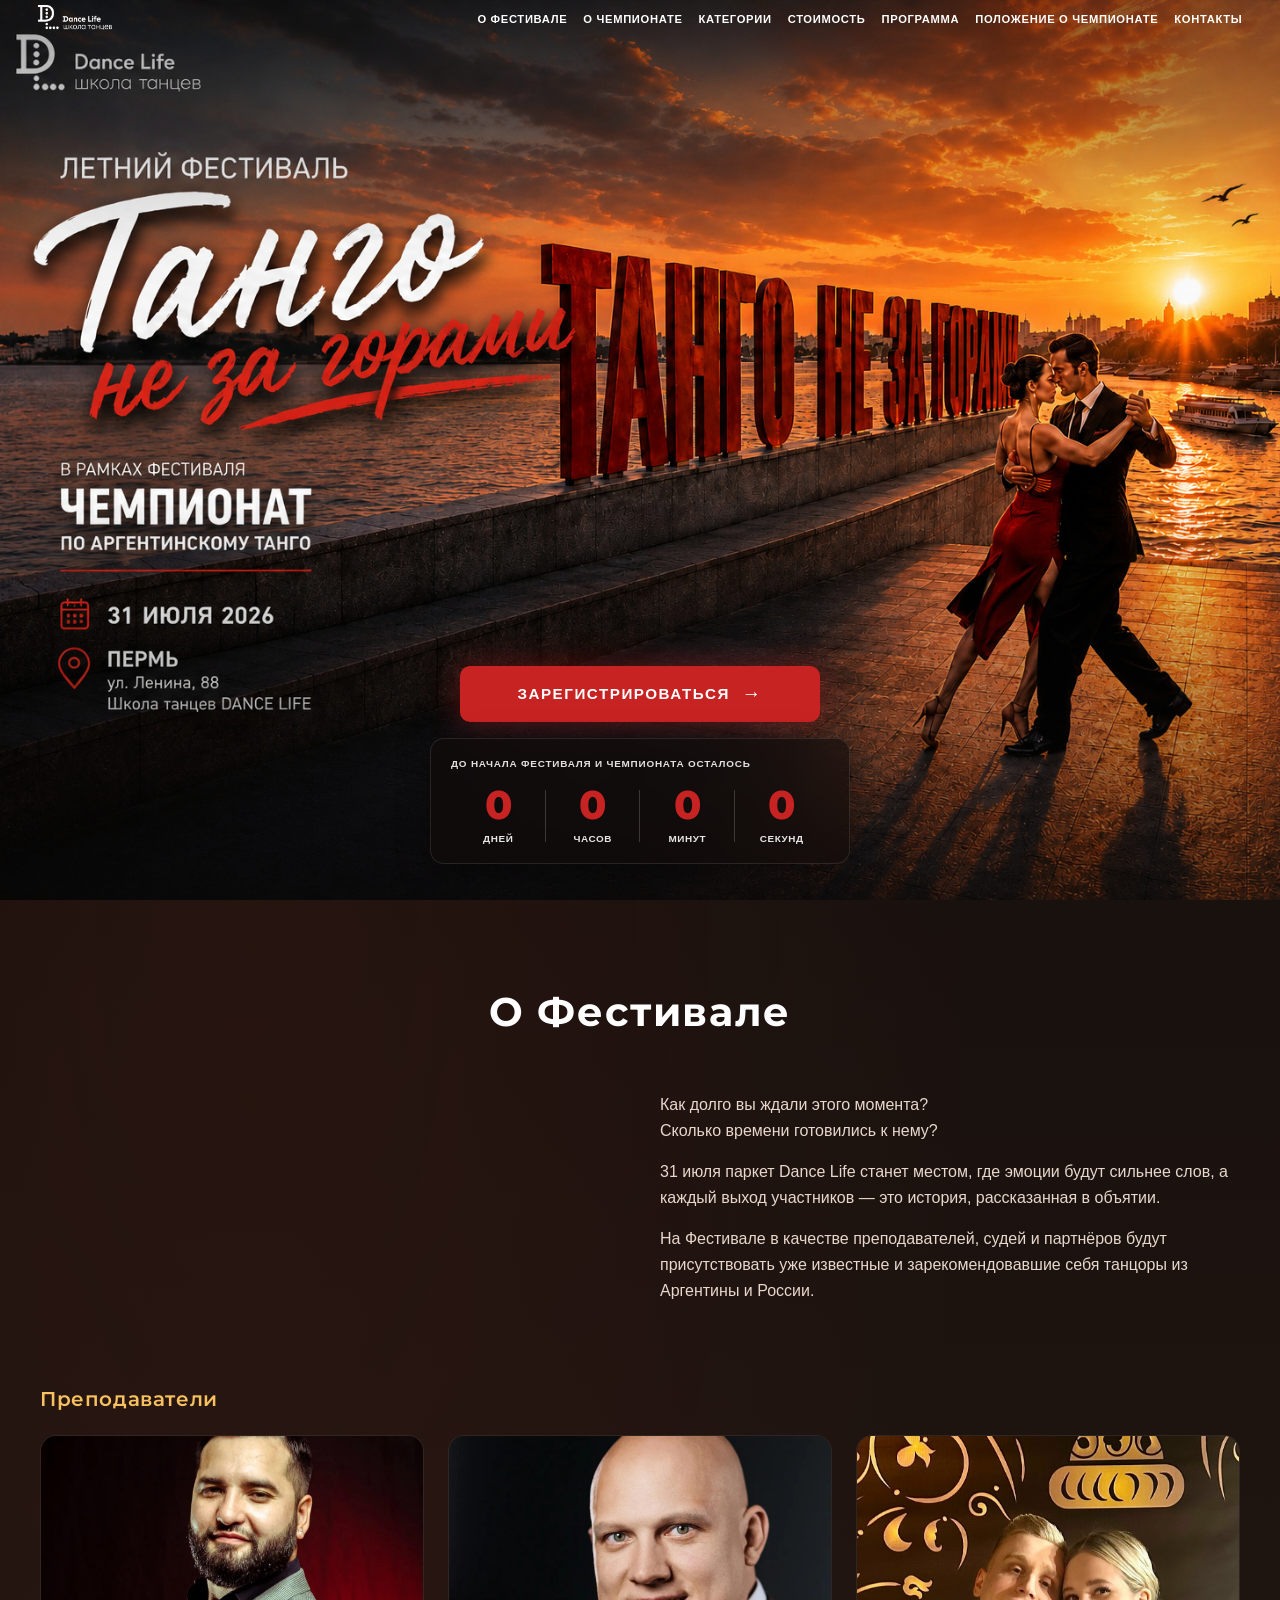
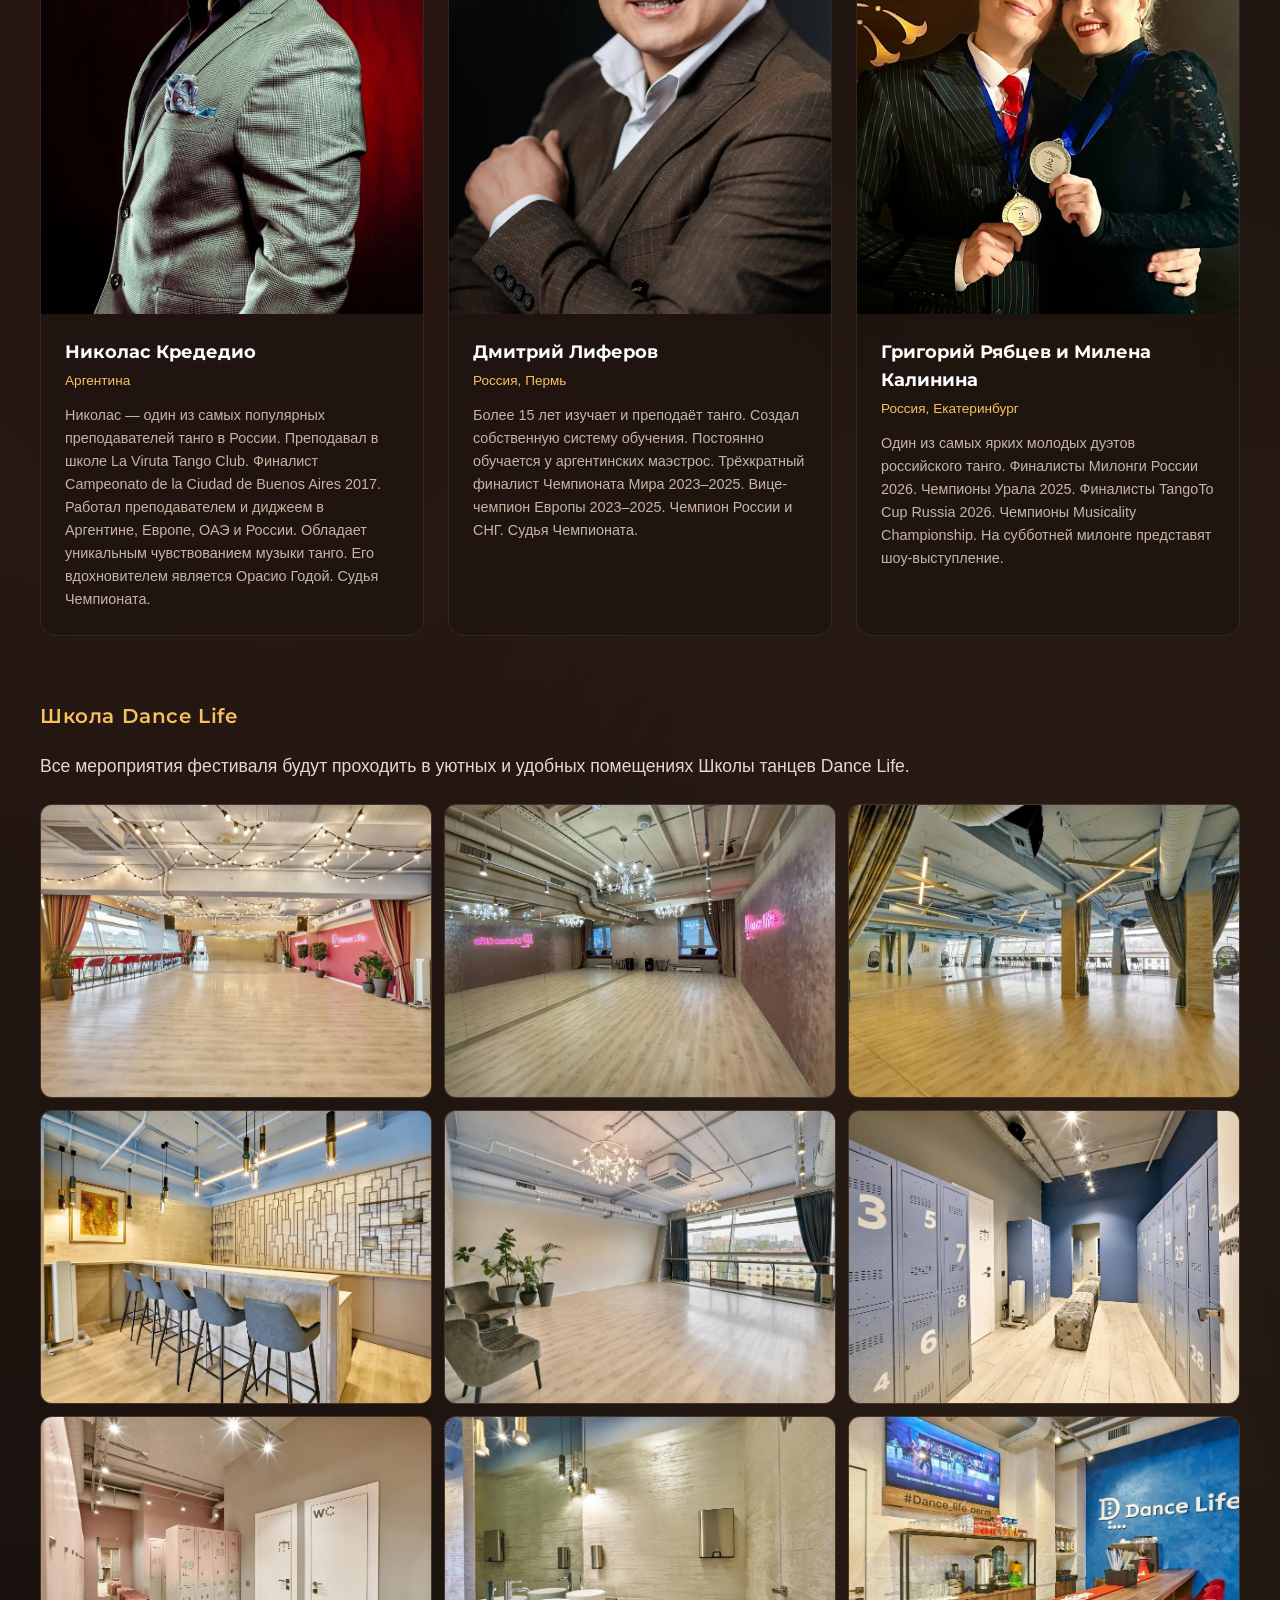
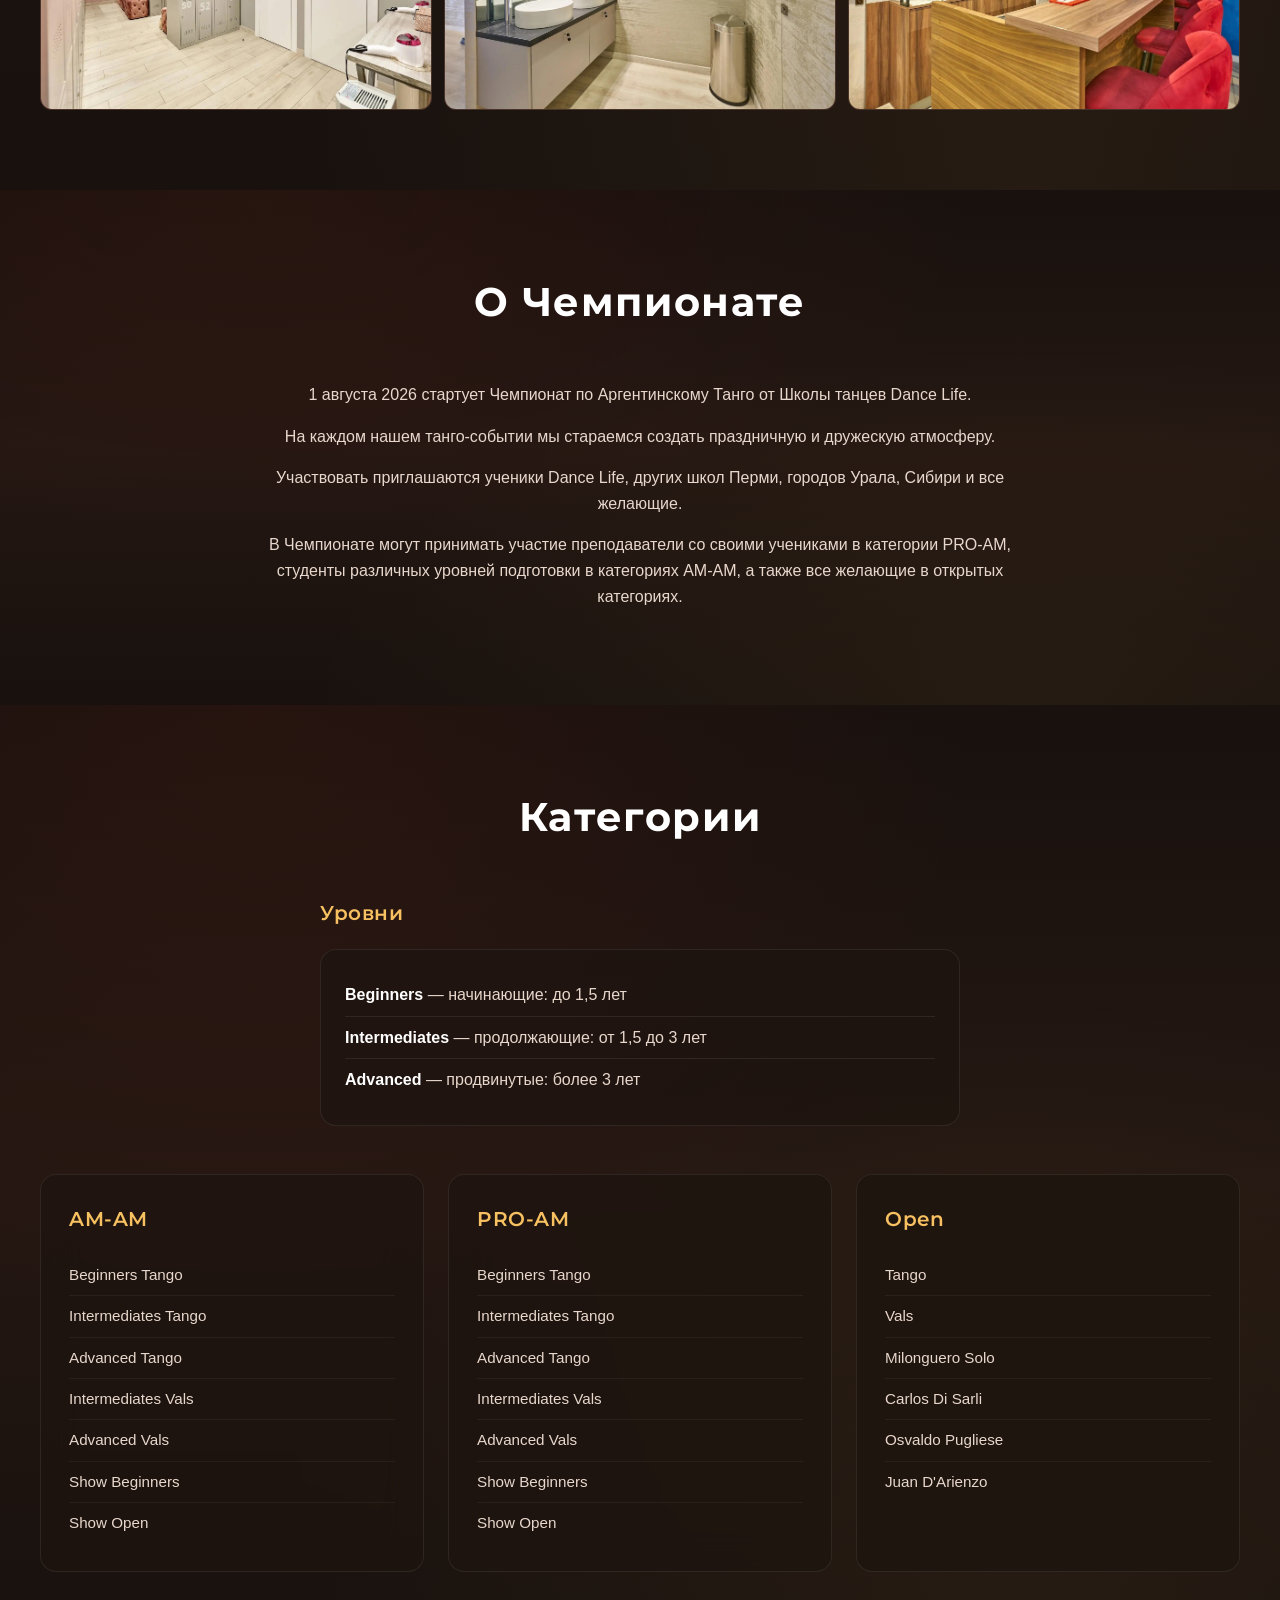
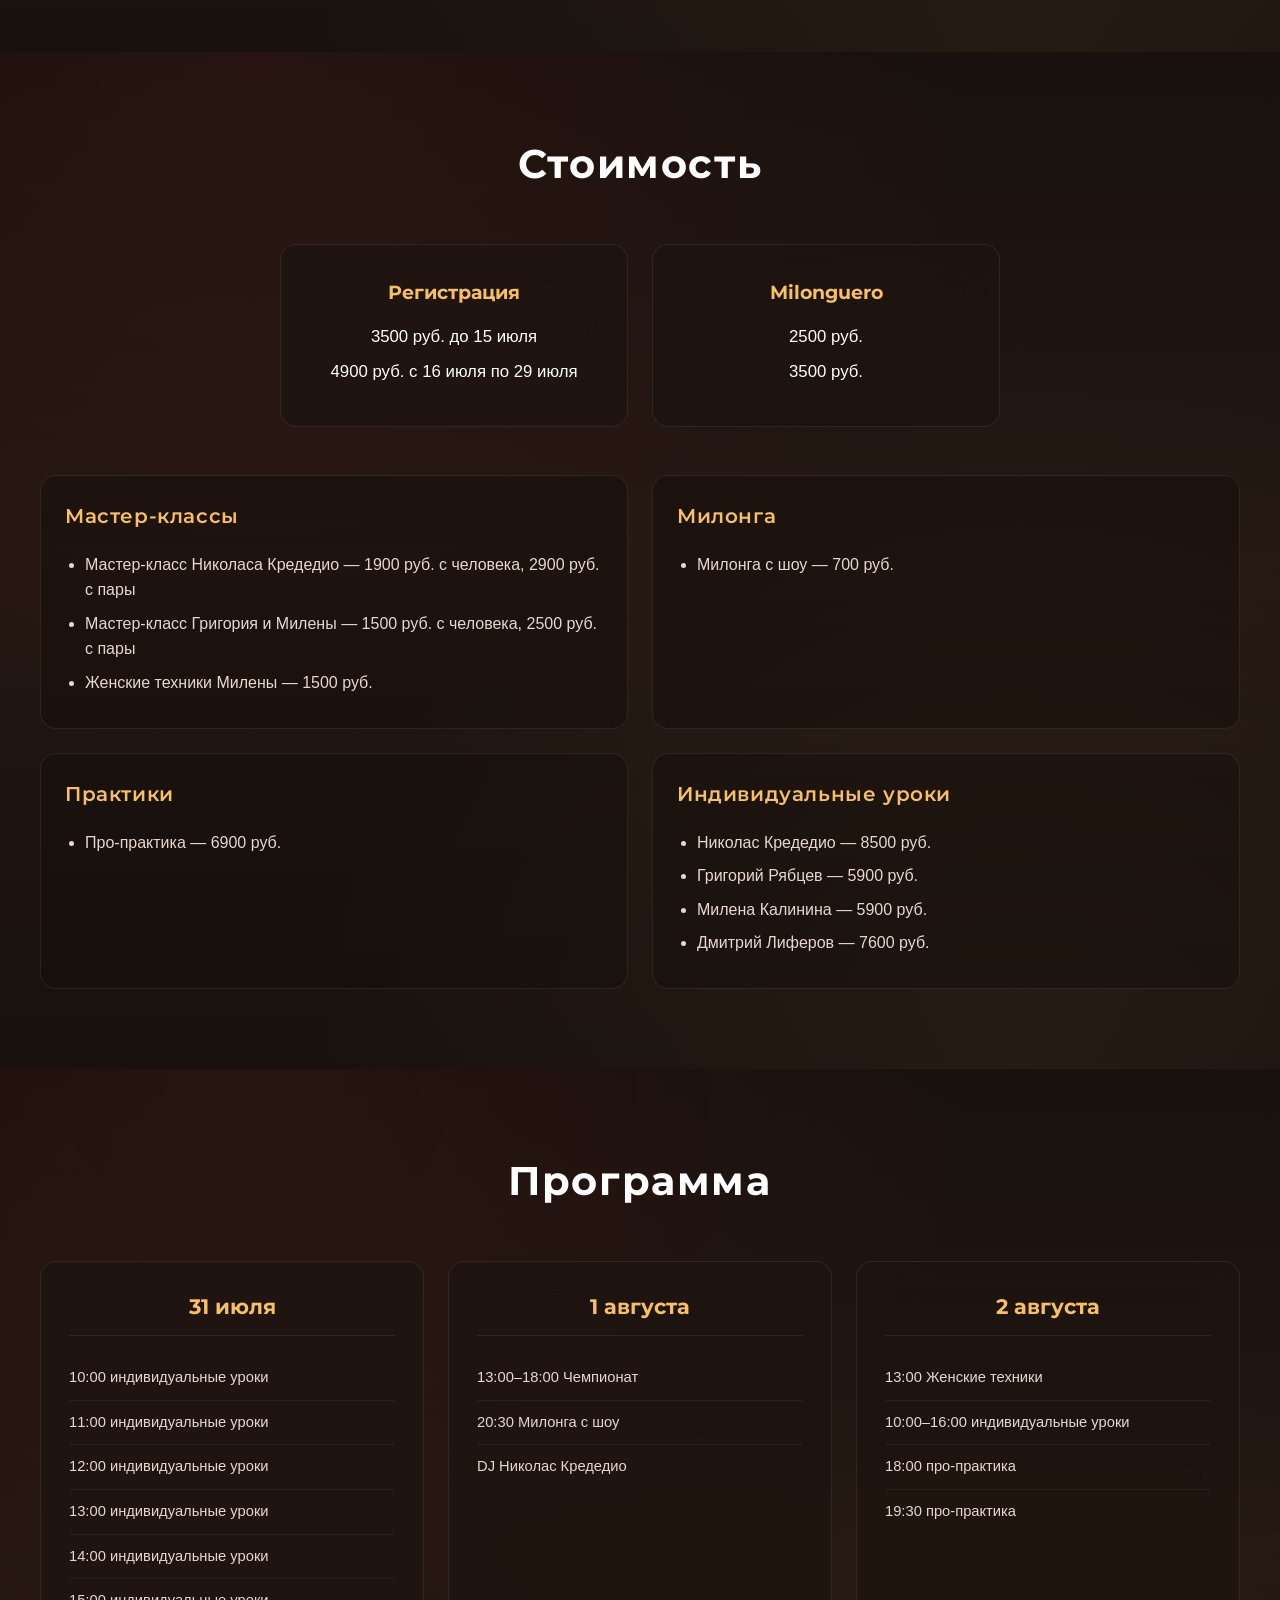
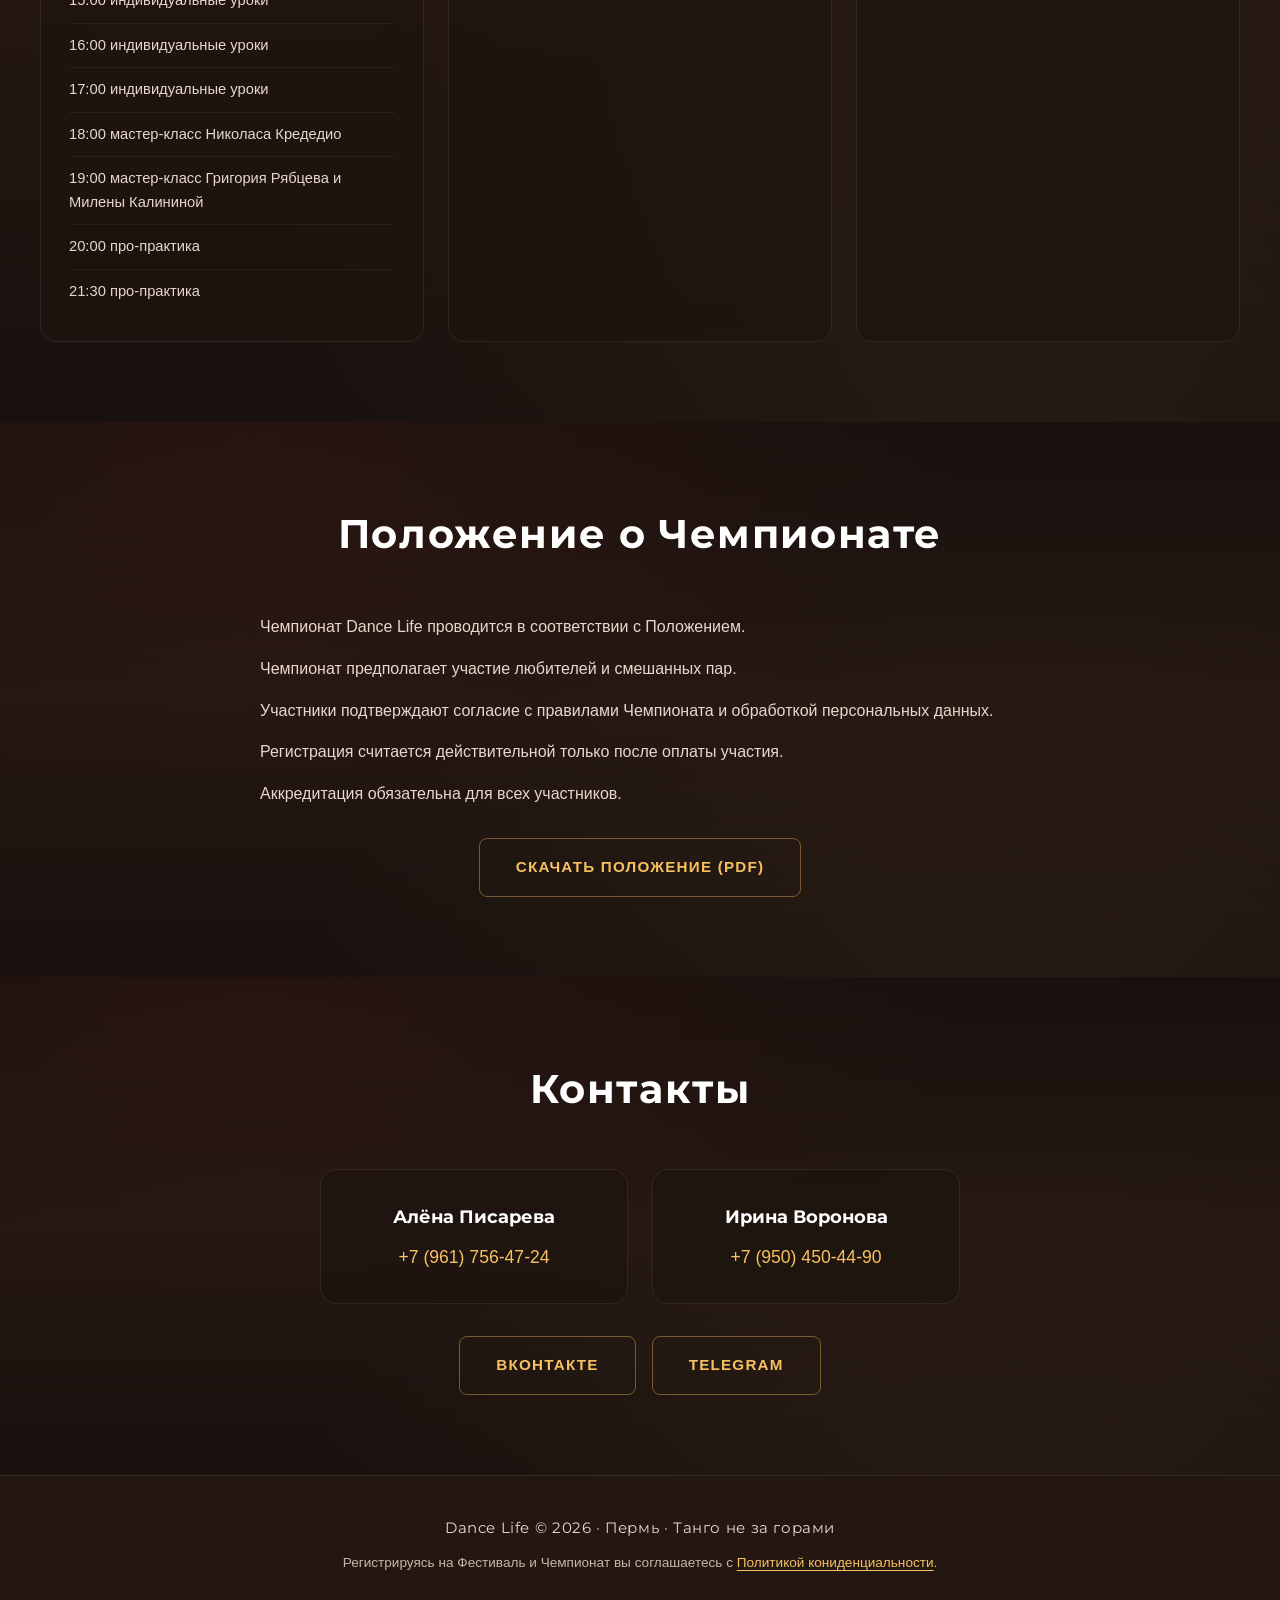
<file: index.html>
<!DOCTYPE html>
<html lang="ru">
<head>
  <meta charset="UTF-8">
  <meta name="viewport" content="width=device-width, initial-scale=1.0">
  <meta name="description" content="Летний фестиваль аргентинского танго и Чемпионат Dance Life. Пермь, 31 июля – 2 августа 2026.">
  <meta name="keywords" content="аргентинское танго, танго Пермь, чемпионат танго, фестиваль танго, Dance Life, танго не за горами">
  <title>Танго не за горами 2026 | Чемпионат по аргентинскому танго</title>
  <link rel="preconnect" href="https://fonts.googleapis.com">
  <link rel="preconnect" href="https://fonts.gstatic.com" crossorigin>
  <link href="https://fonts.googleapis.com/css2?family=Marck+Script&family=Montserrat:wght@500;600;700;800&display=swap" rel="stylesheet">
  <link rel="stylesheet" href="styles.css">
</head>
<body>

  <main>
    <section class="hero" id="hero" aria-label="Главный экран">
      <picture class="hero-bg" aria-hidden="true">
        <source media="(max-width: 768px)" srcset="первый экран для смартфонов.jpg">
        <img src="reference-hero.jpg" alt="">
      </picture>
      <div class="hero-overlay"></div>

      <header class="site-header" id="top">
        <div class="header-inner">
          <a href="#top" class="logo" aria-label="Dance Life — на главную">
            <img src="Dance life лого белый.png" class="logo-img" alt="Dance Life — школа танцев">
          </a>

          <button class="menu-toggle" type="button" aria-label="Открыть меню" aria-expanded="false" aria-controls="main-nav">
            <span></span>
            <span></span>
            <span></span>
          </button>

          <nav class="main-nav" id="main-nav" aria-label="Основная навигация">
            <ul>
              <li><a href="#about-festival">О Фестивале</a></li>
              <li><a href="#about-championship">О Чемпионате</a></li>
              <li><a href="#categories">Категории</a></li>
              <li><a href="#prices">Стоимость</a></li>
              <li><a href="#program">Программа</a></li>
              <li><a href="#regulations">Положение о Чемпионате</a></li>
              <li><a href="#contacts">Контакты</a></li>
            </ul>
          </nav>
        </div>
      </header>

      <div class="hero-bottom">
        <a
          class="btn btn-register"
          href="https://forms.gle/R75rjsPV8vXUbq639"
          target="_blank"
          rel="noopener noreferrer"
        >
          <span>ЗАРЕГИСТРИРОВАТЬСЯ</span>
          <span class="btn-arrow" aria-hidden="true">→</span>
        </a>

        <div class="countdown" aria-live="polite">
          <p class="countdown-label">ДО НАЧАЛА ФЕСТИВАЛЯ И ЧЕМПИОНАТА ОСТАЛОСЬ</p>
          <div class="countdown-grid">
            <div class="countdown-item">
              <span class="countdown-value" id="cd-days">0</span>
              <span class="countdown-unit">дней</span>
            </div>
            <div class="countdown-item">
              <span class="countdown-value" id="cd-hours">0</span>
              <span class="countdown-unit">часов</span>
            </div>
            <div class="countdown-item">
              <span class="countdown-value" id="cd-minutes">0</span>
              <span class="countdown-unit">минут</span>
            </div>
            <div class="countdown-item">
              <span class="countdown-value" id="cd-seconds">0</span>
              <span class="countdown-unit">секунд</span>
            </div>
          </div>
        </div>
      </div>
    </section>

    <!-- О Фестивале -->
    <section class="section" id="about-festival">
      <div class="container">
        <h2 class="section-title">О Фестивале</h2>
        <div class="section-grid section-grid--reverse">
          <div class="section-text">
            <p>Как долго вы ждали этого момента?<br>Сколько времени готовились к нему?</p>
            <p>31 июля паркет Dance Life станет местом, где эмоции будут сильнее слов, а каждый выход участников — это история, рассказанная в объятии.</p>
            <p>На Фестивале в качестве преподавателей, судей и партнёров будут присутствовать уже известные и зарекомендовавшие себя танцоры из Аргентины и России.</p>
          </div>
          <div class="section-media">
            <!-- TODO: фото для блока «О Фестивале» — файл не указан в content.md -->
          </div>
        </div>

        <div class="teachers">
          <h3 class="subsection-title">Преподаватели</h3>
          <div class="teachers-grid">
            <article class="teacher-card">
              <div class="teacher-photo">
                <img src="Николас Кредедио.jpg" alt="Николас Кредедио" loading="lazy">
              </div>
              <div class="teacher-body">
                <h4 class="teacher-name">Николас Кредедио</h4>
                <p class="teacher-country">Аргентина</p>
                <p class="teacher-desc">Николас — один из самых популярных преподавателей танго в России. Преподавал в школе La Viruta Tango Club. Финалист Campeonato de la Ciudad de Buenos Aires 2017. Работал преподавателем и диджеем в Аргентине, Европе, ОАЭ и России. Обладает уникальным чувствованием музыки танго. Его вдохновителем является Орасио Годой. Судья Чемпионата.</p>
              </div>
            </article>

            <article class="teacher-card">
              <div class="teacher-photo">
                <img src="Дмитрий Лиферов.jpg" alt="Дмитрий Лиферов" loading="lazy">
              </div>
              <div class="teacher-body">
                <h4 class="teacher-name">Дмитрий Лиферов</h4>
                <p class="teacher-country">Россия, Пермь</p>
                <p class="teacher-desc">Более 15 лет изучает и преподаёт танго. Создал собственную систему обучения. Постоянно обучается у аргентинских маэстрос. Трёхкратный финалист Чемпионата Мира 2023–2025. Вице-чемпион Европы 2023–2025. Чемпион России и СНГ. Судья Чемпионата.</p>
              </div>
            </article>

            <article class="teacher-card">
              <div class="teacher-photo">
                <img src="Григорий Рябцев и Милена Калинина.jpg" alt="Григорий Рябцев и Милена Калинина" loading="lazy">
              </div>
              <div class="teacher-body">
                <h4 class="teacher-name">Григорий Рябцев и Милена Калинина</h4>
                <p class="teacher-country">Россия, Екатеринбург</p>
                <p class="teacher-desc">Один из самых ярких молодых дуэтов российского танго. Финалисты Милонги России 2026. Чемпионы Урала 2025. Финалисты TangoTo Cup Russia 2026. Чемпионы Musicality Championship. На субботней милонге представят шоу-выступление.</p>
              </div>
            </article>
          </div>
        </div>

        <div class="school-block">
          <h3 class="subsection-title">Школа Dance Life</h3>
          <p class="section-lead">Все мероприятия фестиваля будут проходить в уютных и удобных помещениях Школы танцев Dance Life.</p>
          <div class="gallery">
            <img src="school/01.jpg" alt="Школа Dance Life — фото 1" loading="lazy">
            <img src="school/02.jpg" alt="Школа Dance Life — фото 2" loading="lazy">
            <img src="school/03.jpg" alt="Школа Dance Life — фото 3" loading="lazy">
            <img src="school/04.jpg" alt="Школа Dance Life — фото 4" loading="lazy">
            <img src="school/05.jpg" alt="Школа Dance Life — фото 5" loading="lazy">
            <img src="school/06.jpg" alt="Школа Dance Life — фото 6" loading="lazy">
            <img src="school/07.jpg" alt="Школа Dance Life — фото 7" loading="lazy">
            <img src="school/08.jpg" alt="Школа Dance Life — фото 8" loading="lazy">
            <img src="school/09.jpg" alt="Школа Dance Life — фото 9" loading="lazy">
          </div>
        </div>
      </div>
    </section>

    <!-- О Чемпионате -->
    <section class="section" id="about-championship">
      <div class="container">
        <h2 class="section-title">О Чемпионате</h2>
        <div class="section-text section-text--centered">
          <p>1 августа 2026 стартует Чемпионат по Аргентинскому Танго от Школы танцев Dance Life.</p>
          <p>На каждом нашем танго-событии мы стараемся создать праздничную и дружескую атмосферу.</p>
          <p>Участвовать приглашаются ученики Dance Life, других школ Перми, городов Урала, Сибири и все желающие.</p>
          <p>В Чемпионате могут принимать участие преподаватели со своими учениками в категории PRO-AM, студенты различных уровней подготовки в категориях AM-AM, а также все желающие в открытых категориях.</p>
        </div>
      </div>
    </section>

    <!-- Категории -->
    <section class="section" id="categories">
      <div class="container">
        <h2 class="section-title">Категории</h2>

        <div class="levels">
          <h3 class="subsection-title">Уровни</h3>
          <ul class="levels-list">
            <li><strong>Beginners</strong> — начинающие: до 1,5 лет</li>
            <li><strong>Intermediates</strong> — продолжающие: от 1,5 до 3 лет</li>
            <li><strong>Advanced</strong> — продвинутые: более 3 лет</li>
          </ul>
        </div>

        <div class="categories-grid">
          <div class="category-group">
            <h3 class="subsection-title">AM-AM</h3>
            <ul class="category-list">
              <li>Beginners Tango</li>
              <li>Intermediates Tango</li>
              <li>Advanced Tango</li>
              <li>Intermediates Vals</li>
              <li>Advanced Vals</li>
              <li>Show Beginners</li>
              <li>Show Open</li>
            </ul>
          </div>

          <div class="category-group">
            <h3 class="subsection-title">PRO-AM</h3>
            <ul class="category-list">
              <li>Beginners Tango</li>
              <li>Intermediates Tango</li>
              <li>Advanced Tango</li>
              <li>Intermediates Vals</li>
              <li>Advanced Vals</li>
              <li>Show Beginners</li>
              <li>Show Open</li>
            </ul>
          </div>

          <div class="category-group">
            <h3 class="subsection-title">Open</h3>
            <ul class="category-list">
              <li>Tango</li>
              <li>Vals</li>
              <li>Milonguero Solo</li>
              <li>Carlos Di Sarli</li>
              <li>Osvaldo Pugliese</li>
              <li>Juan D'Arienzo</li>
            </ul>
          </div>
        </div>
      </div>
    </section>

    <!-- Стоимость -->
    <section class="section" id="prices">
      <div class="container">
        <h2 class="section-title">Стоимость</h2>

        <div class="prices-grid">
          <article class="price-card">
            <h3 class="price-card-title">Регистрация</h3>
            <p class="price-line">3500 руб. до 15 июля</p>
            <p class="price-line">4900 руб. с 16 июля по 29 июля</p>
          </article>

          <article class="price-card">
            <h3 class="price-card-title">Milonguero</h3>
            <p class="price-line">2500 руб.</p>
            <p class="price-line">3500 руб.</p>
          </article>
        </div>

        <div class="price-lists">
          <div class="price-group">
            <h3 class="subsection-title">Мастер-классы</h3>
            <ul>
              <li>Мастер-класс Николаса Кредедио — 1900 руб. с человека, 2900 руб. с пары</li>
              <li>Мастер-класс Григория и Милены — 1500 руб. с человека, 2500 руб. с пары</li>
              <li>Женские техники Милены — 1500 руб.</li>
            </ul>
          </div>

          <div class="price-group">
            <h3 class="subsection-title">Милонга</h3>
            <ul>
              <li>Милонга с шоу — 700 руб.</li>
            </ul>
          </div>

          <div class="price-group">
            <h3 class="subsection-title">Практики</h3>
            <ul>
              <li>Про-практика — 6900 руб.</li>
            </ul>
          </div>

          <div class="price-group">
            <h3 class="subsection-title">Индивидуальные уроки</h3>
            <ul>
              <li>Николас Кредедио — 8500 руб.</li>
              <li>Григорий Рябцев — 5900 руб.</li>
              <li>Милена Калинина — 5900 руб.</li>
              <li>Дмитрий Лиферов — 7600 руб.</li>
            </ul>
          </div>
        </div>
      </div>
    </section>

    <!-- Программа -->
    <section class="section" id="program">
      <div class="container">
        <h2 class="section-title">Программа</h2>

        <div class="program-grid">
          <article class="program-day">
            <h3 class="program-date">31 июля</h3>
            <ul class="program-list">
              <li>10:00 индивидуальные уроки</li>
              <li>11:00 индивидуальные уроки</li>
              <li>12:00 индивидуальные уроки</li>
              <li>13:00 индивидуальные уроки</li>
              <li>14:00 индивидуальные уроки</li>
              <li>15:00 индивидуальные уроки</li>
              <li>16:00 индивидуальные уроки</li>
              <li>17:00 индивидуальные уроки</li>
              <li>18:00 мастер-класс Николаса Кредедио</li>
              <li>19:00 мастер-класс Григория Рябцева и Милены Калининой</li>
              <li>20:00 про-практика</li>
              <li>21:30 про-практика</li>
            </ul>
          </article>

          <article class="program-day">
            <h3 class="program-date">1 августа</h3>
            <ul class="program-list">
              <li>13:00–18:00 Чемпионат</li>
              <li>20:30 Милонга с шоу</li>
              <li>DJ Николас Кредедио</li>
            </ul>
          </article>

          <article class="program-day">
            <h3 class="program-date">2 августа</h3>
            <ul class="program-list">
              <li>13:00 Женские техники</li>
              <li>10:00–16:00 индивидуальные уроки</li>
              <li>18:00 про-практика</li>
              <li>19:30 про-практика</li>
            </ul>
          </article>
        </div>
      </div>
    </section>

    <!-- Положение о Чемпионате -->
    <section class="section" id="regulations">
      <div class="container">
        <h2 class="section-title">Положение о Чемпионате</h2>
        <div class="regulations-block">
          <div class="section-text">
            <p>Чемпионат Dance Life проводится в соответствии с Положением.</p>
            <p>Чемпионат предполагает участие любителей и смешанных пар.</p>
            <p>Участники подтверждают согласие с правилами Чемпионата и обработкой персональных данных.</p>
            <p>Регистрация считается действительной только после оплаты участия.</p>
            <p>Аккредитация обязательна для всех участников.</p>
          </div>
          <a class="btn btn-secondary" href="polozhenie-o-chempionate.pdf" download>Скачать положение (PDF)</a>
        </div>
      </div>
    </section>

    <!-- Контакты -->
    <section class="section" id="contacts">
      <div class="container">
        <h2 class="section-title">Контакты</h2>

        <div class="contacts-grid">
          <article class="contact-card">
            <h3 class="contact-name">Алёна Писарева</h3>
            <a class="contact-phone" href="tel:+79617564724">+7 (961) 756-47-24</a>
          </article>

          <article class="contact-card">
            <h3 class="contact-name">Ирина Воронова</h3>
            <a class="contact-phone" href="tel:+79504504490">+7 (950) 450-44-90</a>
          </article>
        </div>

        <div class="social-links">
          <a class="btn btn-secondary" href="https://vk.com/club239757750" target="_blank" rel="noopener noreferrer">ВКонтакте</a>
          <a class="btn btn-secondary" href="https://t.me/dltango" target="_blank" rel="noopener noreferrer">Telegram</a>
        </div>
      </div>
    </section>
  </main>

  <footer class="site-footer">
    <div class="container">
      <p class="footer-main">Dance Life © 2026 · Пермь · Танго не за горами</p>
      <p class="footer-legal">
        Регистрируясь на Фестиваль и Чемпионат вы соглашаетесь с
        <a href="privacy.html">Политикой кониденциальности</a>.
      </p>
    </div>
  </footer>

  <script>
    (function () {
      var target = new Date('2026-07-31T10:00:00+05:00').getTime();

      function updateCountdown() {
        var now = Date.now();
        var diff = Math.max(0, target - now);

        var days = Math.floor(diff / 86400000);
        var hours = Math.floor((diff % 86400000) / 3600000);
        var minutes = Math.floor((diff % 3600000) / 60000);
        var seconds = Math.floor((diff % 60000) / 1000);

        document.getElementById('cd-days').textContent = String(days);
        document.getElementById('cd-hours').textContent = String(hours);
        document.getElementById('cd-minutes').textContent = String(minutes);
        document.getElementById('cd-seconds').textContent = String(seconds);
      }

      updateCountdown();
      setInterval(updateCountdown, 1000);

      var toggle = document.querySelector('.menu-toggle');
      var nav = document.getElementById('main-nav');

      toggle.addEventListener('click', function () {
        var open = nav.classList.toggle('is-open');
        toggle.setAttribute('aria-expanded', open ? 'true' : 'false');
      });

      nav.querySelectorAll('a').forEach(function (link) {
        link.addEventListener('click', function () {
          nav.classList.remove('is-open');
          toggle.setAttribute('aria-expanded', 'false');
        });
      });

      window.addEventListener('scroll', function () {
        document.body.classList.toggle('is-scrolled', window.scrollY > 40);
      });
    })();
  </script>
</body>
</html>
</file>
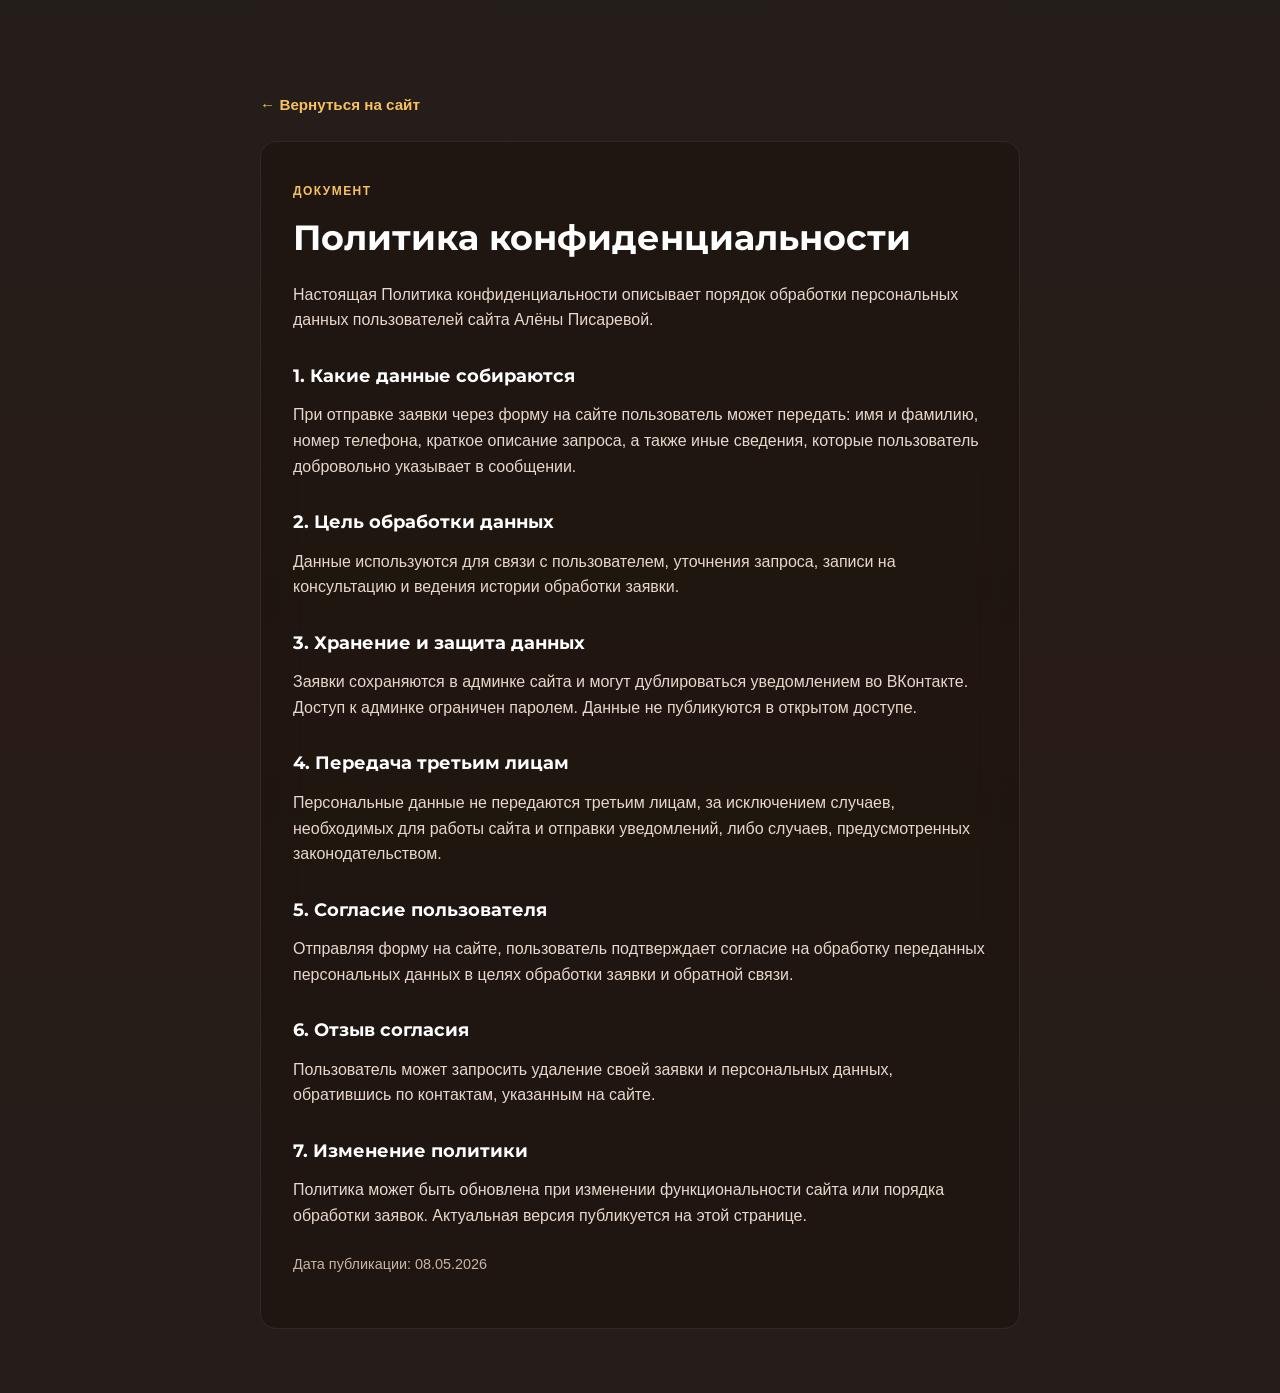
<file: privacy.html>
<!DOCTYPE html>
<html lang="ru">
<head>
  <meta charset="UTF-8" />
  <meta name="viewport" content="width=device-width, initial-scale=1.0" />
  <title>Политика конфиденциальности | Dance Life</title>
  <link rel="preconnect" href="https://fonts.googleapis.com" />
  <link rel="preconnect" href="https://fonts.gstatic.com" crossorigin />
  <link href="https://fonts.googleapis.com/css2?family=Montserrat:wght@600;700&display=swap" rel="stylesheet" />
  <link rel="stylesheet" href="styles.css" />
</head>
<body class="policy-page">
  <main class="policy-main">
    <a class="policy-back" href="index.html">← Вернуться на сайт</a>
    <article class="policy-card">
      <p class="eyebrow">Документ</p>
      <h1>Политика конфиденциальности</h1>
      <p>
        Настоящая Политика конфиденциальности описывает порядок обработки
        персональных данных пользователей сайта Алёны Писаревой.
      </p>

      <h2>1. Какие данные собираются</h2>
      <p>
        При отправке заявки через форму на сайте пользователь может передать:
        имя и фамилию, номер телефона, краткое описание запроса, а также иные
        сведения, которые пользователь добровольно указывает в сообщении.
      </p>

      <h2>2. Цель обработки данных</h2>
      <p>
        Данные используются для связи с пользователем, уточнения запроса,
        записи на консультацию и ведения истории обработки заявки.
      </p>

      <h2>3. Хранение и защита данных</h2>
      <p>
        Заявки сохраняются в админке сайта и могут дублироваться уведомлением
        во ВКонтакте. Доступ к админке ограничен паролем. Данные не публикуются
        в открытом доступе.
      </p>

      <h2>4. Передача третьим лицам</h2>
      <p>
        Персональные данные не передаются третьим лицам, за исключением случаев,
        необходимых для работы сайта и отправки уведомлений, либо случаев,
        предусмотренных законодательством.
      </p>

      <h2>5. Согласие пользователя</h2>
      <p>
        Отправляя форму на сайте, пользователь подтверждает согласие на обработку
        переданных персональных данных в целях обработки заявки и обратной связи.
      </p>

      <h2>6. Отзыв согласия</h2>
      <p>
        Пользователь может запросить удаление своей заявки и персональных данных,
        обратившись по контактам, указанным на сайте.
      </p>

      <h2>7. Изменение политики</h2>
      <p>
        Политика может быть обновлена при изменении функциональности сайта или
        порядка обработки заявок. Актуальная версия публикуется на этой странице.
      </p>

      <p class="policy-updated">Дата публикации: 08.05.2026</p>
    </article>
  </main>
</body>
</html>
</file>
<file: styles.css>
/* ============================================================
   Dance Life — Летний Фестиваль и Чемпионат 2026
   Цветовая гамма наследуется от hero (reference-hero.jpg)
   Атмосфера: закат, летний тango-фестиваль
   ============================================================ */

:root {
  --bg-primary: #18110e;
  --bg-secondary: #241712;
  --bg-warm: #3a2015;
  --accent-red: #d1331f;
  --accent-red-deep: #a61b13;
  --accent-orange: #f2791a;
  --accent-gold: #f7c060;
  --text-primary: #ffffff;
  --text-secondary: #e8d7cc;
  --text-muted: #c8b4a5;
  --glass-bg: rgba(30, 20, 15, 0.75);
  --glass-border: rgba(255, 255, 255, 0.08);
  --glow-red: rgba(209, 51, 31, 0.45);
  --glow-gold: rgba(247, 192, 96, 0.35);
  --overlay-hero: linear-gradient(
    105deg,
    rgba(24, 17, 14, 0.92) 0%,
    rgba(24, 17, 14, 0.55) 45%,
    rgba(48, 22, 15, 0.35) 100%
  );
  --section-gradient: linear-gradient(
    180deg,
    rgba(24, 17, 14, 0.95) 0%,
    rgba(36, 23, 18, 0.98) 50%,
    rgba(24, 17, 14, 0.95) 100%
  );
  --font-heading: "Montserrat", "Segoe UI", sans-serif;
  --font-script: "Marck Script", "Brush Script MT", cursive;
  --font-body: "Bahnschrift", "DIN Alternate", "Segoe UI", sans-serif;
  --hero-red: #c82323;
  --hero-red-dark: #a61b13;
  --container-max: 1200px;
  --header-offset-top: 5px;
  --header-bar-height: 25px;
  --header-height: 52px;
  --radius-card: 16px;
  --radius-btn: 8px;
  --transition: 0.3s ease;
}

*,
*::before,
*::after {
  box-sizing: border-box;
}

html {
  scroll-behavior: smooth;
}

body {
  margin: 0;
  font-family: var(--font-body);
  font-size: 16px;
  line-height: 1.6;
  color: var(--text-secondary);
  background-color: var(--bg-primary);
  overflow-x: hidden;
}

img {
  max-width: 100%;
  height: auto;
  display: block;
}

a {
  color: var(--accent-gold);
  text-decoration: none;
  transition: color var(--transition), opacity var(--transition);
}

a:hover {
  color: var(--text-primary);
}

.container {
  width: min(100% - 32px, var(--container-max));
  margin-inline: auto;
}

/* ---- Header ---- */

.site-header {
  position: absolute;
  top: var(--header-offset-top);
  left: 0;
  right: 0;
  z-index: 3;
  height: var(--header-bar-height);
  transition: top var(--transition), height var(--transition), background var(--transition), backdrop-filter var(--transition), box-shadow var(--transition);
}

body.is-scrolled .site-header {
  position: fixed;
  top: 0;
  height: var(--header-height);
  z-index: 100;
  background: rgba(24, 17, 14, 0.92);
  backdrop-filter: blur(16px);
  box-shadow: 0 4px 30px rgba(0, 0, 0, 0.4);
}

.header-inner {
  display: flex;
  align-items: center;
  justify-content: space-between;
  height: 100%;
  gap: 20px;
  width: min(100% - 24px, 1400px);
  margin-inline: auto;
  padding-inline: clamp(8px, 2vw, 32px);
}

.logo {
  display: flex;
  align-items: center;
  flex-shrink: 0;
  color: #ffffff;
  line-height: 0;
}

.logo-img {
  display: block;
  height: var(--header-bar-height);
  width: auto;
  max-width: min(36vw, 185px);
  object-fit: contain;
  object-position: left center;
}

body.is-scrolled .logo-img {
  height: 34px;
}

.main-nav {
  display: flex;
  align-items: center;
}

.main-nav ul {
  display: flex;
  flex-wrap: wrap;
  justify-content: flex-end;
  align-items: center;
  gap: 4px 16px;
  list-style: none;
  margin: 0;
  padding: 0;
}

.main-nav a {
  font-family: var(--font-body);
  font-size: 0.7rem;
  font-weight: 600;
  line-height: 1.2;
  color: #ffffff;
  text-transform: uppercase;
  letter-spacing: 0.06em;
  white-space: nowrap;
}

.main-nav a:hover {
  color: var(--accent-gold);
}

.menu-toggle {
  display: none;
  flex-direction: column;
  justify-content: center;
  gap: 5px;
  width: 44px;
  height: 44px;
  padding: 0;
  border: 1px solid var(--glass-border);
  border-radius: var(--radius-btn);
  background: var(--glass-bg);
  cursor: pointer;
}

.menu-toggle span {
  display: block;
  width: 20px;
  height: 2px;
  margin-inline: auto;
  background: var(--text-primary);
  transition: transform var(--transition), opacity var(--transition);
}

/* ---- Hero ---- */

.hero {
  position: relative;
  min-height: 100vh;
  min-height: 100dvh;
  display: flex;
  flex-direction: column;
  overflow: hidden;
  background-color: var(--bg-primary);
}

.hero-bg {
  position: absolute;
  inset: 0;
  z-index: 0;
}

.hero-bg img {
  width: 100%;
  height: 100%;
  object-fit: cover;
  object-position: center;
}

.hero-overlay {
  position: absolute;
  inset: 0;
  z-index: 1;
  background:
    linear-gradient(180deg, rgba(10, 8, 7, 0.35) 0%, transparent 28%),
    linear-gradient(0deg, rgba(10, 8, 7, 0.55) 0%, transparent 45%);
  pointer-events: none;
}

.hero-bottom {
  position: absolute;
  left: 50%;
  bottom: clamp(20px, 4vh, 48px);
  z-index: 2;
  display: flex;
  flex-direction: column;
  align-items: center;
  width: min(calc(100% - 32px), 440px);
  transform: translateX(-50%);
}

.hero-bottom .btn-register {
  width: 100%;
  max-width: 360px;
  margin-bottom: 16px;
}

.hero-bottom .countdown {
  width: 100%;
}

.hero-body {
  position: relative;
  z-index: 2;
  flex: 1;
  display: flex;
  align-items: flex-start;
  padding: calc(var(--header-height) + 24px) clamp(20px, 5vw, 80px) clamp(32px, 6vh, 64px);
}

.hero-copy {
  width: min(100%, 560px);
  min-height: calc(100dvh - var(--header-height) - clamp(48px, 8vh, 88px));
  display: flex;
  flex-direction: column;
}

.hero-label {
  margin: 0 0 8px;
  font-family: var(--font-body);
  font-size: clamp(0.75rem, 1.5vw, 0.9rem);
  font-weight: 600;
  letter-spacing: 0.18em;
  text-transform: uppercase;
  color: #ffffff;
}

.hero-title {
  margin: 0 0 12px;
  line-height: 0.95;
}

.hero-title-line {
  display: block;
  font-family: var(--font-script);
  font-weight: 400;
  text-shadow: 0 2px 20px rgba(0, 0, 0, 0.35);
}

.hero-title-white {
  font-size: clamp(3.5rem, 8vw, 6.5rem);
  color: #ffffff;
}

.hero-title-red {
  position: relative;
  display: inline-block;
  margin-top: -4px;
  font-size: clamp(2.8rem, 6.5vw, 5rem);
  color: var(--hero-red);
}

.hero-title-red::after {
  content: "";
  position: absolute;
  left: -2%;
  right: -2%;
  bottom: 2px;
  height: clamp(6px, 1.2vw, 10px);
  background: linear-gradient(90deg, transparent, var(--hero-red) 8%, var(--hero-red) 92%, transparent);
  border-radius: 999px;
  opacity: 0.85;
}

.hero-scope {
  margin: 16px 0 6px;
  font-family: var(--font-body);
  font-size: clamp(0.65rem, 1.2vw, 0.78rem);
  font-weight: 600;
  letter-spacing: 0.16em;
  text-transform: uppercase;
  color: rgba(255, 255, 255, 0.92);
}

.hero-championship {
  display: flex;
  flex-direction: column;
  gap: 2px;
  margin-bottom: 20px;
}

.hero-championship-main {
  font-family: var(--font-heading);
  font-size: clamp(1.6rem, 3.5vw, 2.4rem);
  font-weight: 800;
  letter-spacing: 0.04em;
  line-height: 1.05;
  color: #ffffff;
}

.hero-championship-sub {
  font-family: var(--font-body);
  font-size: clamp(0.72rem, 1.4vw, 0.88rem);
  font-weight: 600;
  letter-spacing: 0.14em;
  text-transform: uppercase;
  color: rgba(255, 255, 255, 0.95);
}

.hero-divider {
  margin: 0 0 18px;
  border: 0;
  height: 2px;
  background: linear-gradient(90deg, var(--hero-red), rgba(200, 35, 35, 0.25));
}

.hero-divider--desktop {
  display: block;
}

.hero-actions {
  width: 100%;
  margin-top: auto;
}

.hero-details {
  margin-bottom: 24px;
}

.hero-details--mobile {
  display: none;
}

.hero-detail-row {
  display: flex;
  align-items: flex-start;
  gap: 10px;
  margin-bottom: 10px;
  font-family: var(--font-body);
  font-size: clamp(0.82rem, 1.5vw, 0.95rem);
  font-weight: 600;
  letter-spacing: 0.04em;
  text-transform: uppercase;
  color: #ffffff;
}

.hero-detail-row strong {
  font-weight: 700;
}

.hero-icon {
  width: 18px;
  height: 18px;
  flex-shrink: 0;
  margin-top: 2px;
  color: var(--hero-red);
}

.hero-icon--small {
  width: 14px;
  height: 14px;
}

/* ---- Buttons ---- */

.btn {
  display: inline-flex;
  align-items: center;
  justify-content: center;
  padding: 16px 36px;
  font-family: var(--font-body);
  font-size: 0.95rem;
  font-weight: 600;
  letter-spacing: 0.08em;
  text-transform: uppercase;
  border-radius: var(--radius-btn);
  border: none;
  cursor: pointer;
  transition: transform 0.2s ease, box-shadow 0.2s ease, background 0.2s ease;
}

.btn-primary {
  background: linear-gradient(135deg, var(--accent-red), var(--accent-orange));
  color: var(--text-primary);
  box-shadow: 0 0 40px var(--glow-red);
}

.btn-primary:hover {
  transform: scale(1.03);
  box-shadow: 0 0 50px var(--glow-red), 0 0 20px var(--glow-gold);
  color: var(--text-primary);
}

.btn-secondary {
  background: transparent;
  color: var(--accent-gold);
  border: 1px solid rgba(247, 192, 96, 0.4);
}

.btn-secondary:hover {
  background: rgba(247, 192, 96, 0.1);
  color: var(--text-primary);
  transform: translateY(-2px);
}

.btn-register {
  display: inline-flex;
  align-items: center;
  justify-content: center;
  gap: 12px;
  margin-bottom: 28px;
  padding: 16px 32px;
  min-width: min(100%, 340px);
  font-family: var(--font-body);
  font-size: 0.95rem;
  font-weight: 700;
  letter-spacing: 0.1em;
  text-transform: uppercase;
  color: #ffffff;
  background: var(--hero-red);
  border-radius: 10px;
  box-shadow: 0 0 32px rgba(200, 35, 35, 0.45);
  transition: transform 0.2s ease, box-shadow 0.2s ease, background 0.2s ease;
}

.btn-register:hover {
  transform: scale(1.03);
  background: var(--hero-red-dark);
  box-shadow: 0 0 42px rgba(200, 35, 35, 0.55);
  color: #ffffff;
}

.btn-arrow {
  font-size: 1.2rem;
  line-height: 1;
}

/* ---- Countdown ---- */

.countdown {
  max-width: 420px;
  padding: 18px 20px 16px;
  background: rgba(18, 12, 10, 0.62);
  backdrop-filter: blur(12px);
  border: 1px solid rgba(255, 255, 255, 0.1);
  border-radius: 14px;
  box-shadow: 0 8px 32px rgba(0, 0, 0, 0.35);
}

.countdown-label {
  margin: 0 0 14px;
  font-family: var(--font-body);
  font-size: 0.62rem;
  font-weight: 600;
  letter-spacing: 0.08em;
  text-transform: uppercase;
  color: rgba(255, 255, 255, 0.88);
  line-height: 1.4;
}

.countdown-grid {
  display: grid;
  grid-template-columns: repeat(4, 1fr);
  gap: 0;
}

.countdown-item {
  position: relative;
  text-align: center;
  padding: 0 8px;
}

.countdown-item:not(:last-child)::after {
  content: "";
  position: absolute;
  top: 8%;
  right: 0;
  width: 1px;
  height: 84%;
  background: rgba(255, 255, 255, 0.18);
}

.countdown-value {
  display: block;
  font-family: var(--font-heading);
  font-size: clamp(1.6rem, 4vw, 2.5rem);
  font-weight: 800;
  color: var(--hero-red);
  line-height: 1;
}

.countdown-unit {
  display: block;
  margin-top: 6px;
  font-family: var(--font-body);
  font-size: 0.62rem;
  font-weight: 600;
  text-transform: uppercase;
  letter-spacing: 0.06em;
  color: rgba(255, 255, 255, 0.9);
}

/* ---- Sections ---- */

.section {
  position: relative;
  padding: 80px 0;
  background: var(--section-gradient);
  scroll-margin-top: var(--header-height);
}

.section::before {
  content: "";
  position: absolute;
  inset: 0;
  background: radial-gradient(ellipse at 20% 0%, rgba(209, 51, 31, 0.08) 0%, transparent 50%),
    radial-gradient(ellipse at 80% 100%, rgba(247, 192, 96, 0.06) 0%, transparent 50%);
  pointer-events: none;
  animation: ambientShift 12s ease-in-out infinite alternate;
}

@keyframes ambientShift {
  0% { opacity: 0.6; }
  100% { opacity: 1; }
}

.section > .container {
  position: relative;
  z-index: 1;
}

.section-title {
  margin: 0 0 48px;
  font-family: var(--font-heading);
  font-size: clamp(1.75rem, 4vw, 2.5rem);
  font-weight: 700;
  color: var(--text-primary);
  text-align: center;
  letter-spacing: 0.04em;
}

.subsection-title {
  margin: 0 0 20px;
  font-family: var(--font-heading);
  font-size: 1.25rem;
  font-weight: 600;
  color: var(--accent-gold);
  letter-spacing: 0.03em;
}

.section-lead {
  margin: 0 0 24px;
  font-size: 1.1rem;
  color: var(--text-secondary);
}

.section-text p {
  margin: 0 0 16px;
}

.section-text--centered {
  max-width: 760px;
  margin-inline: auto;
  text-align: center;
}

.section-grid {
  display: grid;
  grid-template-columns: 1fr 1fr;
  gap: 40px;
  align-items: center;
  margin-bottom: 64px;
}

.section-grid--reverse .section-media {
  order: -1;
}

/* ---- Teachers ---- */

.teachers {
  margin-bottom: 64px;
}

.teachers-grid {
  display: grid;
  grid-template-columns: repeat(3, 1fr);
  gap: 24px;
}

.teacher-card {
  background: var(--glass-bg);
  backdrop-filter: blur(20px);
  border: 1px solid var(--glass-border);
  border-radius: var(--radius-card);
  overflow: hidden;
  transition: transform var(--transition), border-color var(--transition), box-shadow var(--transition);
}

.teacher-card:hover {
  transform: translateY(-4px);
  border-color: rgba(247, 192, 96, 0.25);
  box-shadow: 0 12px 40px rgba(0, 0, 0, 0.4);
}

.teacher-photo {
  aspect-ratio: 4 / 5;
  overflow: hidden;
  background: var(--bg-warm);
}

.teacher-photo img {
  width: 100%;
  height: 100%;
  object-fit: cover;
}

.teacher-body {
  padding: 24px;
}

.teacher-name {
  margin: 0 0 4px;
  font-family: var(--font-heading);
  font-size: 1.1rem;
  color: var(--text-primary);
}

.teacher-country {
  margin: 0 0 12px;
  font-size: 0.85rem;
  color: var(--accent-gold);
}

.teacher-desc {
  margin: 0;
  font-size: 0.9rem;
  color: var(--text-muted);
}

/* ---- Gallery ---- */

.gallery {
  display: grid;
  grid-template-columns: repeat(3, 1fr);
  gap: 12px;
}

.gallery img {
  aspect-ratio: 4 / 3;
  object-fit: cover;
  border-radius: 12px;
  border: 1px solid var(--glass-border);
  background: var(--bg-warm);
  transition: transform var(--transition);
}

.gallery img:hover {
  transform: scale(1.02);
}

/* ---- Categories ---- */

.levels {
  max-width: 640px;
  margin: 0 auto 48px;
}

.levels-list {
  list-style: none;
  margin: 0;
  padding: 24px;
  background: var(--glass-bg);
  border: 1px solid var(--glass-border);
  border-radius: var(--radius-card);
}

.levels-list li {
  padding: 8px 0;
  border-bottom: 1px solid var(--glass-border);
}

.levels-list li:last-child {
  border-bottom: none;
}

.levels-list strong {
  color: var(--text-primary);
}

.categories-grid {
  display: grid;
  grid-template-columns: repeat(3, 1fr);
  gap: 24px;
}

.category-group {
  padding: 28px;
  background: var(--glass-bg);
  backdrop-filter: blur(20px);
  border: 1px solid var(--glass-border);
  border-radius: var(--radius-card);
  transition: border-color var(--transition);
}

.category-group:hover {
  border-color: rgba(247, 192, 96, 0.2);
}

.category-list {
  margin: 0;
  padding: 0;
  list-style: none;
}

.category-list li {
  padding: 8px 0;
  border-bottom: 1px solid rgba(255, 255, 255, 0.05);
  color: var(--text-secondary);
  font-size: 0.95rem;
}

.category-list li:last-child {
  border-bottom: none;
}

/* ---- Prices ---- */

.prices-grid {
  display: grid;
  grid-template-columns: repeat(2, 1fr);
  gap: 24px;
  max-width: 720px;
  margin: 0 auto 48px;
}

.price-card {
  padding: 32px;
  text-align: center;
  background: var(--glass-bg);
  backdrop-filter: blur(20px);
  border: 1px solid var(--glass-border);
  border-radius: var(--radius-card);
  transition: transform var(--transition), box-shadow var(--transition);
}

.price-card:hover {
  transform: translateY(-4px);
  box-shadow: 0 12px 40px rgba(209, 51, 31, 0.15);
}

.price-card-title {
  margin: 0 0 16px;
  font-family: var(--font-heading);
  font-size: 1.2rem;
  color: var(--accent-gold);
}

.price-line {
  margin: 0 0 8px;
  font-size: 1.05rem;
  color: var(--text-primary);
}

.price-lists {
  display: grid;
  grid-template-columns: repeat(2, 1fr);
  gap: 24px;
}

.price-group {
  padding: 24px;
  background: rgba(20, 14, 10, 0.5);
  border: 1px solid var(--glass-border);
  border-radius: var(--radius-card);
}

.price-group ul {
  margin: 0;
  padding-left: 20px;
  color: var(--text-secondary);
}

.price-group li {
  margin-bottom: 8px;
}

/* ---- Program ---- */

.program-grid {
  display: grid;
  grid-template-columns: repeat(3, 1fr);
  gap: 24px;
}

.program-day {
  padding: 28px;
  background: var(--glass-bg);
  backdrop-filter: blur(20px);
  border: 1px solid var(--glass-border);
  border-radius: var(--radius-card);
}

.program-date {
  margin: 0 0 20px;
  font-family: var(--font-heading);
  font-size: 1.3rem;
  color: var(--accent-gold);
  text-align: center;
  padding-bottom: 12px;
  border-bottom: 1px solid var(--glass-border);
}

.program-list {
  margin: 0;
  padding: 0;
  list-style: none;
}

.program-list li {
  padding: 10px 0;
  border-bottom: 1px solid rgba(255, 255, 255, 0.05);
  font-size: 0.92rem;
  color: var(--text-secondary);
}

.program-list li:last-child {
  border-bottom: none;
}

/* ---- Regulations ---- */

.regulations-block {
  max-width: 760px;
  margin-inline: auto;
  text-align: center;
}

.regulations-block .section-text {
  margin-bottom: 32px;
  text-align: left;
}

/* ---- Contacts ---- */

.contacts-grid {
  display: grid;
  grid-template-columns: repeat(2, 1fr);
  gap: 24px;
  max-width: 640px;
  margin: 0 auto 32px;
}

.contact-card {
  padding: 32px;
  text-align: center;
  background: var(--glass-bg);
  backdrop-filter: blur(20px);
  border: 1px solid var(--glass-border);
  border-radius: var(--radius-card);
  transition: transform var(--transition);
}

.contact-card:hover {
  transform: translateY(-4px);
}

.contact-name {
  margin: 0 0 12px;
  font-family: var(--font-heading);
  font-size: 1.15rem;
  color: var(--text-primary);
}

.contact-phone {
  font-size: 1.1rem;
  font-weight: 500;
  color: var(--accent-gold);
}

.social-links {
  display: flex;
  justify-content: center;
  flex-wrap: wrap;
  gap: 16px;
}

/* ---- Footer ---- */

.site-footer {
  padding: 40px 0;
  background: var(--bg-secondary);
  border-top: 1px solid var(--glass-border);
  text-align: center;
}

.footer-main {
  margin: 0 0 12px;
  font-family: var(--font-heading);
  font-size: 0.95rem;
  color: var(--text-secondary);
  letter-spacing: 0.04em;
}

.footer-legal {
  margin: 0;
  font-size: 0.85rem;
  color: var(--text-muted);
}

.footer-legal a {
  color: var(--accent-gold);
  text-decoration: underline;
  text-underline-offset: 3px;
}

/* ---- Responsive: Tablet ---- */

@media (max-width: 1024px) {
  .teachers-grid,
  .categories-grid,
  .program-grid {
    grid-template-columns: repeat(2, 1fr);
  }

  .gallery {
    grid-template-columns: repeat(2, 1fr);
  }
}

/* ---- Responsive: Mobile ---- */

@media (max-width: 768px) {
  :root {
    --header-offset-top: 5px;
    --header-bar-height: 22px;
    --header-height: 48px;
  }

  .menu-toggle {
    display: flex;
  }

  .main-nav {
    position: fixed;
    top: calc(var(--header-offset-top) + var(--header-bar-height));
    left: 0;
    right: 0;
    padding: 24px;
    background: rgba(24, 17, 14, 0.97);
    backdrop-filter: blur(20px);
    border-bottom: 1px solid var(--glass-border);
    transform: translateY(-120%);
    opacity: 0;
    visibility: hidden;
    transition: transform var(--transition), opacity var(--transition), visibility var(--transition);
  }

  .main-nav.is-open {
    transform: translateY(0);
    opacity: 1;
    visibility: visible;
  }

  .main-nav ul {
    flex-direction: column;
    align-items: flex-start;
    gap: 16px;
  }

  .main-nav a {
    font-size: 0.9rem;
  }

  body.is-scrolled .main-nav {
    top: var(--header-height);
  }

  .logo-img {
    height: var(--header-bar-height);
    max-width: min(58vw, 180px);
  }

  body.is-scrolled .logo-img {
    height: 28px;
  }

  .hero-overlay {
    background:
      linear-gradient(180deg, rgba(10, 8, 7, 0.42) 0%, rgba(10, 8, 7, 0.12) 40%, rgba(10, 8, 7, 0.35) 100%),
      linear-gradient(0deg, rgba(10, 8, 7, 0.6) 0%, transparent 50%);
  }

  .hero-bottom {
    bottom: clamp(12px, 2.5vh, 28px);
    width: min(calc(100% - 24px), 400px);
  }

  .hero-body {
    align-items: stretch;
    padding: calc(var(--header-height) + 12px) 20px 28px;
  }

  .hero-copy {
    width: 100%;
    max-width: 340px;
    min-height: calc(100dvh - var(--header-height) - 40px);
    display: flex;
    flex-direction: column;
  }

  .hero-championship {
    margin-top: 0;
    margin-bottom: 0;
    padding-top: 0;
  }

  .hero-actions {
    margin-top: auto;
    padding-top: 16px;
  }

  .hero-divider--desktop {
    display: none;
  }

  .hero-details--desktop {
    display: none;
  }

  .hero-details--mobile {
    display: block;
    margin-bottom: 20px;
  }

  .hero-detail-row--date .hero-date-mobile {
    font-size: clamp(1.5rem, 7vw, 2rem);
    font-weight: 700;
    color: var(--hero-red);
  }

  .hero-detail-row--city .hero-city-mobile {
    font-size: clamp(1.4rem, 6.5vw, 1.85rem);
    font-weight: 700;
    color: #ffffff;
  }

  .hero-divider--mobile {
    margin: 12px 0;
    height: 2px;
    background: var(--hero-red);
  }

  .hero-detail-row--address {
    align-items: center;
    text-transform: none;
    font-size: 0.78rem;
    font-weight: 500;
    letter-spacing: 0.02em;
    color: rgba(255, 255, 255, 0.92);
    line-height: 1.35;
  }

  .hero-title-white {
    font-size: clamp(3rem, 14vw, 4.2rem);
  }

  .hero-title-red {
    font-size: clamp(2.4rem, 11vw, 3.4rem);
  }

  .btn-register {
    width: 100%;
    min-width: unset;
    margin-bottom: 20px;
  }

  .countdown {
    max-width: 100%;
  }

  .countdown-grid {
    grid-template-columns: repeat(4, 1fr);
  }

  .section {
    padding: 56px 0;
  }

  .section-grid {
    grid-template-columns: 1fr;
  }

  .section-grid--reverse .section-media {
    order: 0;
  }

  .teachers-grid,
  .categories-grid,
  .program-grid,
  .prices-grid,
  .price-lists,
  .contacts-grid {
    grid-template-columns: 1fr;
  }

  .gallery {
    grid-template-columns: 1fr;
  }

  .btn {
    width: 100%;
  }

  .social-links .btn {
    width: auto;
    min-width: 160px;
  }
}

@media (max-width: 480px) {
  .countdown-value {
    font-size: 1.45rem;
  }

  .countdown-unit {
    font-size: 0.55rem;
  }
}

/* ---- Privacy policy page ---- */

.policy-page {
  min-height: 100vh;
  background: var(--section-gradient);
}

.policy-main {
  width: min(100% - 32px, 760px);
  margin: 0 auto;
  padding: calc(var(--header-height) + 40px) 0 64px;
}

.policy-back {
  display: inline-block;
  margin-bottom: 24px;
  font-family: var(--font-body);
  font-size: 0.95rem;
  font-weight: 600;
  color: var(--accent-gold);
}

.policy-card {
  padding: 40px 32px;
  background: var(--glass-bg);
  border: 1px solid var(--glass-border);
  border-radius: var(--radius-card);
  backdrop-filter: blur(20px);
}

.policy-card .eyebrow {
  margin: 0 0 8px;
  font-family: var(--font-body);
  font-size: 0.75rem;
  font-weight: 600;
  letter-spacing: 0.12em;
  text-transform: uppercase;
  color: var(--accent-gold);
}

.policy-card h1 {
  margin: 0 0 16px;
  font-family: var(--font-heading);
  font-size: clamp(1.6rem, 4vw, 2.2rem);
  font-weight: 700;
  color: var(--text-primary);
}

.policy-card h2 {
  margin: 28px 0 12px;
  font-family: var(--font-heading);
  font-size: 1.15rem;
  font-weight: 700;
  color: var(--text-primary);
}

.policy-card p {
  margin: 0 0 12px;
  color: var(--text-secondary);
}

.policy-updated {
  margin-top: 24px !important;
  font-size: 0.9rem;
  color: var(--text-muted) !important;
}

@media (prefers-reduced-motion: reduce) {
  html {
    scroll-behavior: auto;
  }

  *,
  *::before,
  *::after {
    animation-duration: 0.01ms !important;
    animation-iteration-count: 1 !important;
    transition-duration: 0.01ms !important;
  }
}
</file>
